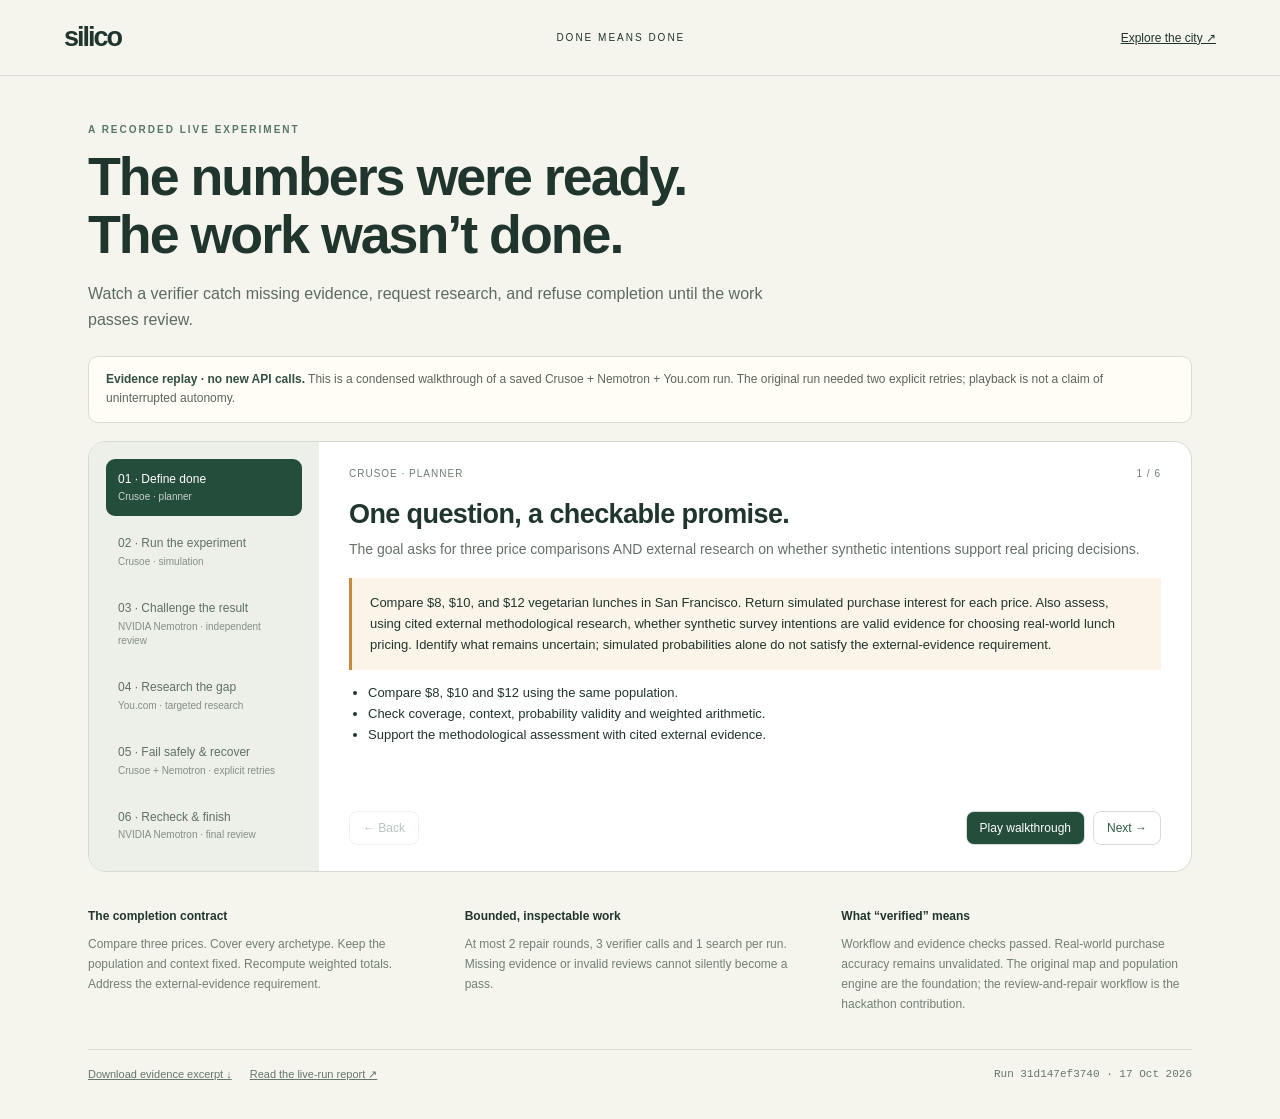
<file: frontend/demo.html>
<!doctype html><html lang="en"><head><meta charset="utf-8"><meta name="viewport" content="width=device-width,initial-scale=1"><title>Silico · Watch the agent repair</title><link rel="stylesheet" href="demo.css"></head><body>
<header><a class="brand" href="index.html?view=city&city=sf">silico</a><span>DONE MEANS DONE</span><a href="index.html?view=city&city=sf">Explore the city ↗</a></header>
<main><div class="intro"><p class="eyebrow">A RECORDED LIVE EXPERIMENT</p><h1>The numbers were ready.<br>The work wasn’t done.</h1><p class="lede">Watch a verifier catch missing evidence, request research, and refuse completion until the work passes review.</p></div>
<div class="disclosure"><strong>Evidence replay · no new API calls.</strong> This is a condensed walkthrough of a saved Crusoe + Nemotron + You.com run. The original run needed two explicit retries; playback is not a claim of uninterrupted autonomy.</div>
<section class="workspace" aria-label="Recorded experiment walkthrough"><nav id="steps" aria-label="Experiment stages"></nav><article class="stage"><div class="stage-top"><span id="provider"></span><span id="counter"></span></div><h2 id="title">Loading saved evidence…</h2><p id="description"></p><div id="evidence" aria-live="polite"></div><div class="controls"><button id="previous">← Back</button><button id="play">Play walkthrough</button><button id="next">Next →</button></div></article></section>
<section class="bottom"><div><h3>The completion contract</h3><p>Compare three prices. Cover every archetype. Keep the population and context fixed. Recompute weighted totals. Address the external-evidence requirement.</p></div><div><h3>Bounded, inspectable work</h3><p>At most 2 repair rounds, 3 verifier calls and 1 search per run. Missing evidence or invalid reviews cannot silently become a pass.</p></div><div><h3>What “verified” means</h3><p>Workflow and evidence checks passed. Real-world purchase accuracy remains unvalidated. The original map and population engine are the foundation; the review-and-repair workflow is the hackathon contribution.</p></div></section>
<footer><a href="evidence/live-run.json" download>Download evidence excerpt ↓</a><a href="https://github.com/Mahin2076/silico/blob/main/docs/LIVE-RESEARCH-VERIFICATION.md" target="_blank" rel="noopener">Read the live-run report ↗</a><span id="run-id"></span></footer></main><script type="module" src="src/judge-demo.js"></script></body></html>
</file>
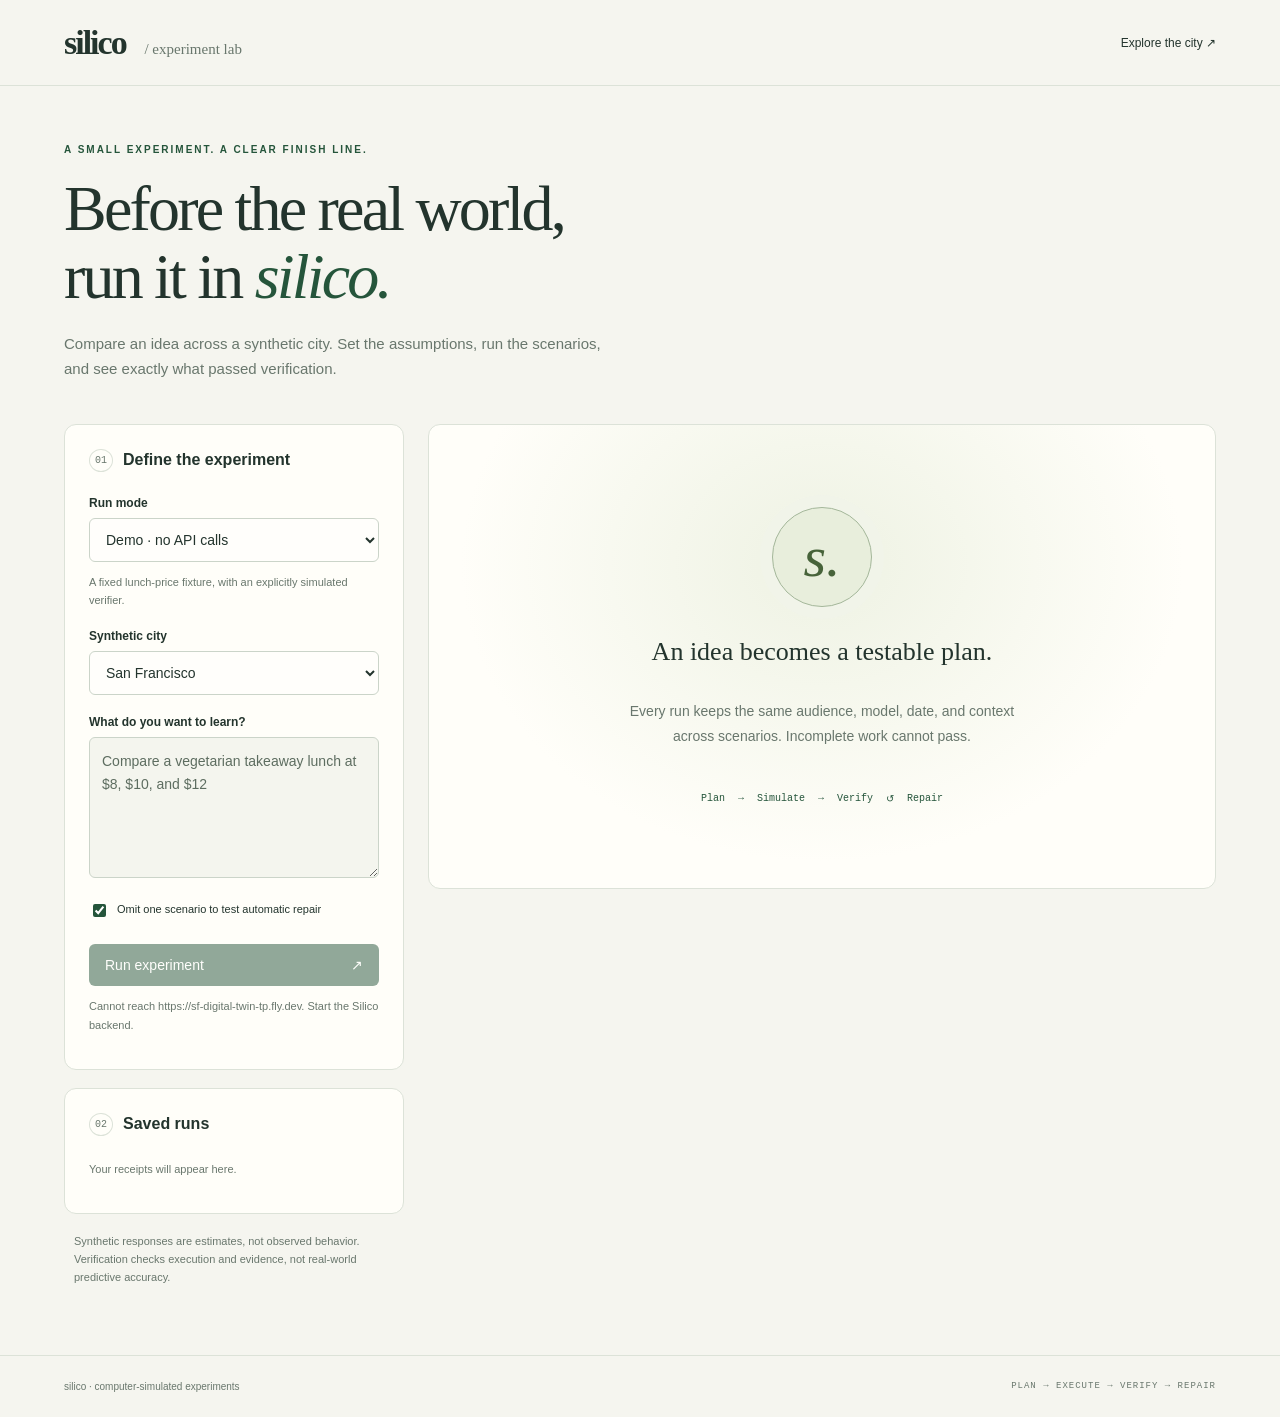
<file: frontend/experiments.html>
<!doctype html>
<html lang="en">
<head><meta charset="utf-8"><meta name="viewport" content="width=device-width,initial-scale=1"><title>Silico · Experiment lab</title><link rel="stylesheet" href="experiments.css"></head>
<body>
<header><a class="brand" href="experiments.html">silico<span> / experiment lab</span></a><a id="city-link" href="index.html">Explore the city ↗</a></header>
<main>
<section class="intro"><div class="eyebrow">A SMALL EXPERIMENT. A CLEAR FINISH LINE.</div><h1>Before the real world,<br>run it in <em>silico.</em></h1><p>Compare an idea across a synthetic city. Set the assumptions, run the scenarios, and see exactly what passed verification.</p></section>
<div class="layout">
<aside>
<form id="experiment-form" class="panel">
<div class="section-title"><span class="number">01</span><h2>Define the experiment</h2></div>
<label for="mode">Run mode</label><select id="mode"><option value="demo">Demo · no API calls</option><option value="live">Live · Crusoe inference</option></select>
<p id="mode-note" class="hint">A fixed lunch-price fixture, with an explicitly simulated verifier.</p>
<label for="city">Synthetic city</label><select id="city"><option value="sf">San Francisco</option></select>
<label for="goal">What do you want to learn?</label><textarea id="goal" rows="5" maxlength="2000" required readonly>Compare a vegetarian takeaway lunch at $8, $10, and $12</textarea>
<label class="checkbox" id="inject-label"><input type="checkbox" id="inject" checked> Omit one scenario to test automatic repair</label>
<button type="submit" id="start">Run experiment <span>↗</span></button>
<p class="hint" id="connection" role="status">Connecting to the local runner…</p>
</form>
<section class="panel history"><div class="section-title"><span class="number">02</span><h2>Saved runs</h2></div><div id="history"><p class="hint">Your receipts will appear here.</p></div></section>
<p class="footnote">Synthetic responses are estimates, not observed behavior. Verification checks execution and evidence, not real-world predictive accuracy.</p>
</aside>
<section class="workspace" aria-label="Experiment results">
<div id="empty" class="panel empty"><div class="orb">s.</div><h2>An idea becomes a testable plan.</h2><p>Every run keeps the same audience, model, date, and context across scenarios. Incomplete work cannot pass.</p><div class="empty-steps"><span>Plan</span><b>→</b><span>Simulate</span><b>→</b><span>Verify</span><b>↺</b><span>Repair</span></div></div>
<div id="run" hidden>
<section class="panel run-head"><div class="eyebrow" id="run-mode"></div><div class="status-row"><h2 id="status" aria-live="polite"></h2><button id="cancel" class="secondary" hidden>Cancel run</button></div><p id="run-goal"></p><p id="verifier-summary" hidden></p><div class="stats" id="stats"></div><p class="notice" id="run-notice" hidden></p><div class="actions"><button id="retry-verifier" class="secondary" hidden>Retry verification</button><button id="export" class="secondary">Download receipt ↓</button><button id="export-verifier" class="secondary">Export P2 input ↓</button></div></section>
<section class="panel"><div class="section-title"><span class="number">03</span><h2>Scenarios & results</h2></div><div id="scenarios"></div></section>
<section id="research" class="panel" aria-label="Research follow-up" hidden></section>
<div class="evidence-grid"><section class="panel"><h2>Completion checks</h2><div id="checks"></div></section><section class="panel"><h2>Run timeline</h2><ol id="events"></ol></section></div>
<details class="panel"><summary>Frozen context & provenance</summary><pre id="context"></pre></details>
</div>
</section>
</div>
</main>
<footer>silico · computer-simulated experiments<span>PLAN → EXECUTE → VERIFY → REPAIR</span></footer>
<script type="module" src="src/experiment-page.js"></script>
</body></html>
</file>
<file: frontend/demo.css>
:root{color-scheme:light;font-family:Inter,-apple-system,BlinkMacSystemFont,"Segoe UI",sans-serif;color:#20352d;background:#f5f5ee}*{box-sizing:border-box}body{margin:0}a{color:inherit}header{height:76px;border-bottom:1px solid #20352d20;display:flex;align-items:center;justify-content:space-between;padding:0 5vw;font-size:12px}.brand{font-size:27px;font-weight:850;letter-spacing:-2px;text-decoration:none}header span{letter-spacing:2px;font-size:10px}main{max-width:1160px;margin:auto;padding:38px 28px}.eyebrow{font-size:10px;letter-spacing:2px;font-weight:700;color:#577769}h1{font-size:clamp(32px,4.2vw,54px);font-weight:550;letter-spacing:-2px;line-height:1.07;margin:13px 0 18px}.lede{font-size:16px;line-height:1.6;max-width:690px;color:#5c6b62}.disclosure{padding:13px 17px;border:1px solid #d9ddce;border-radius:10px;font-size:12px;line-height:1.6;color:#5c665b;margin:24px 0 18px;background:#fffdf5}.disclosure strong{color:#324f3f}.workspace{display:grid;grid-template-columns:230px 1fr;border:1px solid #d5dbd1;border-radius:18px;overflow:hidden;background:#fff;min-height:390px}nav{background:#edf0e8;padding:17px;display:flex;flex-direction:column;gap:7px}button{font:inherit;cursor:pointer}nav button{text-align:left;border:0;background:transparent;color:#617064;border-radius:9px;padding:12px;font-size:12px;line-height:1.4}nav button[aria-current=step]{background:#244d3c;color:#fff}nav button small{display:block;opacity:.75;font-size:10px;margin-top:3px}.stage{padding:26px 30px;display:flex;flex-direction:column;min-width:0}.stage-top{display:flex;justify-content:space-between;color:#6d7e72;font-size:10px;letter-spacing:1px;text-transform:uppercase}h2{font-size:27px;font-weight:550;letter-spacing:-.6px;margin:20px 0 8px}#description{font-size:14px;line-height:1.6;color:#647168;margin:0 0 18px}#evidence{font-size:13px;line-height:1.6;overflow-wrap:anywhere}blockquote{margin:0;border-left:3px solid #c8883b;background:#fbf5e9;padding:15px 18px}.receipt{border:1px solid #dce5dc;border-radius:10px;padding:13px;background:#f6faf5}.receipt.warning{background:#fff7ea;border-color:#edd7b9}ul{padding-left:19px}.result{display:grid;grid-template-columns:100px 1fr 55px;align-items:center;gap:14px;margin:13px 0;font-size:12px}.bar{height:8px;background:#e9ede6;border-radius:8px;overflow:hidden}.bar span{height:100%;display:block;background:#427c5f}.source{display:block;padding:8px 0;border-bottom:1px solid #eef0ea}.controls{display:flex;gap:8px;margin-top:auto;padding-top:24px}.controls button{padding:9px 13px;border-radius:8px;border:1px solid #d4ddd4;background:#fff;color:#315b45;font-size:12px}.controls #play{background:#244d3c;color:#fff;margin-left:auto}button:disabled{opacity:.35;cursor:default}button:focus-visible,a:focus-visible{outline:3px solid #c69744;outline-offset:3px}.bottom{display:grid;grid-template-columns:repeat(3,1fr);gap:26px;margin-top:25px}.bottom h3{font-size:12px}.bottom p{font-size:12px;line-height:1.65;color:#718072}footer{display:flex;gap:18px;flex-wrap:wrap;border-top:1px solid #d5dbd1;padding-top:18px;margin-top:22px;font-size:11px;color:#65766b}#run-id{margin-left:auto;font-family:monospace}@media(max-width:700px){main{padding:22px 16px}header{padding:0 18px}header span{display:none}.workspace{grid-template-columns:1fr}nav{display:grid;grid-template-columns:repeat(2,1fr);gap:3px;padding:10px}nav button{padding:9px}.stage{padding:22px}.bottom{grid-template-columns:1fr;gap:0}h1{letter-spacing:-1px}.controls{flex-wrap:wrap}.result{grid-template-columns:75px 1fr 50px}}@media(prefers-reduced-motion:reduce){*{scroll-behavior:auto}}
</file>
<file: frontend/experiments.css>
:root{font-family:Inter,ui-sans-serif,-apple-system,BlinkMacSystemFont,"Segoe UI",sans-serif;color:#23342d;background:#f5f5ef;font-synthesis:none;font-size:14px;--green:#25553b;--muted:#69776d;--line:#dce2d8}*{box-sizing:border-box}body{margin:0}a{color:inherit;text-decoration:none}header{height:86px;border-bottom:1px solid var(--line);display:flex;align-items:center;justify-content:space-between;padding:0 5vw}.brand{font-family:Georgia,serif;font-size:34px;font-weight:bold;letter-spacing:-2px}.brand span{font-family:inherit;font-size:15px;font-weight:normal;letter-spacing:0;color:var(--muted);margin-left:15px}header>a:last-child{font-size:12px}main{max-width:1440px;margin:auto;padding:58px 5vw}.intro{max-width:760px;margin-bottom:42px}.eyebrow{font-size:10px;font-weight:700;letter-spacing:2px;color:var(--green)}h1{font-family:Georgia,serif;font-size:clamp(40px,5vw,68px);line-height:1.06;letter-spacing:-2.8px;font-weight:400;margin:20px 0}h1 em{color:var(--green)}.intro>p{max-width:540px;line-height:1.7;color:var(--muted);font-size:15px}.layout{display:grid;grid-template-columns:340px minmax(0,1fr);gap:24px}.panel{background:#fffef9;border:1px solid var(--line);border-radius:12px;padding:24px;margin-bottom:18px}.section-title{display:flex;align-items:center;gap:10px;margin-bottom:24px}.number{font:10px ui-monospace,monospace;color:var(--muted);border:1px solid var(--line);padding:5px;border-radius:50%}h2{font-size:16px;font-weight:600;margin:0 0 18px}.section-title h2{margin:0}label{display:block;font-size:12px;font-weight:600;margin:20px 0 8px}select,textarea{width:100%;font:inherit;color:inherit;border:1px solid #cbd4c9;border-radius:6px;padding:12px;background:#fffefb}textarea{resize:vertical;line-height:1.65}textarea[readonly]{background:#f4f5ee;color:#5d6d60}button{font:inherit;cursor:pointer;border:0;border-radius:6px;background:var(--green);color:white;padding:13px 16px}button:disabled{opacity:.5;cursor:wait}button:focus-visible,a:focus-visible,select:focus-visible,textarea:focus-visible{outline:3px solid #c3a960;outline-offset:3px}#start{width:100%;display:flex;justify-content:space-between;margin-top:24px}.hint,.footnote{font-size:11px;line-height:1.65;color:var(--muted)}.checkbox{display:flex;gap:8px;align-items:flex-start;font-size:11px;font-weight:400;line-height:1.6}.checkbox input{accent-color:var(--green)}.footnote{padding:0 10px}.empty{min-height:465px;display:flex;flex-direction:column;justify-content:center;align-items:center;text-align:center;background:radial-gradient(ellipse at 50% 30%,#eef2e3,transparent 65%),#fffef9}.orb{border:1px solid #a4b79a;background:#e8eedc;width:100px;height:100px;border-radius:50%;font:italic 58px Georgia,serif;color:#47633a;display:grid;place-items:center;margin-bottom:30px;box-shadow:0 0 0 12px #f1f4e9}.empty h2{font:26px Georgia,serif;max-width:400px}.empty p{max-width:390px;color:var(--muted);line-height:1.8}.empty-steps{display:flex;gap:13px;font:10px ui-monospace,monospace;margin-top:30px;color:var(--green)}.status-row{display:flex;justify-content:space-between;align-items:center;margin-top:14px;gap:10px}.status-row h2{font:30px Georgia,serif;margin:0;text-transform:capitalize}.run-head>p{line-height:1.6;color:var(--muted)}.stats{display:flex;flex-wrap:wrap;gap:10px;margin:20px 0}.stat{background:#edf1e6;padding:9px 12px;border-radius:5px;font-size:11px}.notice{background:#fff0d8;border-left:3px solid #bd8836;padding:12px!important;font-size:12px}.secondary{background:transparent;border:1px solid #c9d4c5;color:var(--green);font-size:11px;padding:9px 11px}.actions{display:flex;gap:10px;flex-wrap:wrap}.scenario{padding:19px 0;border-top:1px solid var(--line)}.scenario:first-child{border-top:0;padding-top:0}.scenario h3{margin:0 0 8px;font-size:14px}.scenario p,.scenario li{font-size:12px;line-height:1.6;color:var(--muted)}.scenario ul{padding-left:18px;margin-bottom:16px}.result{display:flex;align-items:center;gap:10px;margin:9px 0;font-size:11px}.result .label{width:105px;flex-shrink:0}.bar{height:7px;background:#edf0e8;border-radius:5px;flex:1;overflow:hidden}.fill{background:#54784d;height:100%;border-radius:5px}.result strong{width:44px;text-align:right}.evidence-grid{display:grid;grid-template-columns:1fr 1fr;gap:18px}.finding{font-size:11px;display:flex;align-items:baseline;gap:7px;margin:10px 0;overflow-wrap:anywhere}.badge{font:9px ui-monospace,monospace;padding:4px;border-radius:3px;background:#e7eedf;color:#34533a}.badge.fail,.badge.unknown{background:#fbe8d3;color:#8c5226}#events{padding-left:18px;margin:0;font-size:11px;color:var(--muted);line-height:1.6;max-height:310px;overflow:auto}#events li{padding:0 0 12px 5px}#events small{display:block;color:#8d978e}pre{white-space:pre-wrap;overflow-wrap:anywhere;font-size:10px;line-height:1.8;color:var(--muted);max-height:350px;overflow:auto}summary{cursor:pointer;font-size:12px}.history button{display:block;width:100%;text-align:left;background:transparent;color:inherit;border-top:1px solid var(--line);border-radius:0;padding:12px 0;font-size:11px;line-height:1.5}.history small{display:block;color:var(--muted);margin-top:3px}footer{padding:25px 5vw;border-top:1px solid var(--line);display:flex;justify-content:space-between;color:var(--muted);font-size:10px}footer span{font:9px ui-monospace,monospace;letter-spacing:1px}[hidden]{display:none!important}@media(max-width:960px){.layout{grid-template-columns:290px minmax(0,1fr)}.evidence-grid{grid-template-columns:1fr}.panel{padding:20px}}@media(max-width:700px){header{height:70px}.brand span{display:none}main{padding-top:35px}.layout{grid-template-columns:1fr}h1{letter-spacing:-1.5px}.history{display:none}.empty{min-height:350px}.intro{margin-bottom:30px}footer span{display:none}}
#research p{margin:8px 0;overflow-wrap:anywhere}#research details{margin:12px 0}#research small{display:block;opacity:.7}#research a{color:inherit;text-decoration:underline}
</file>
